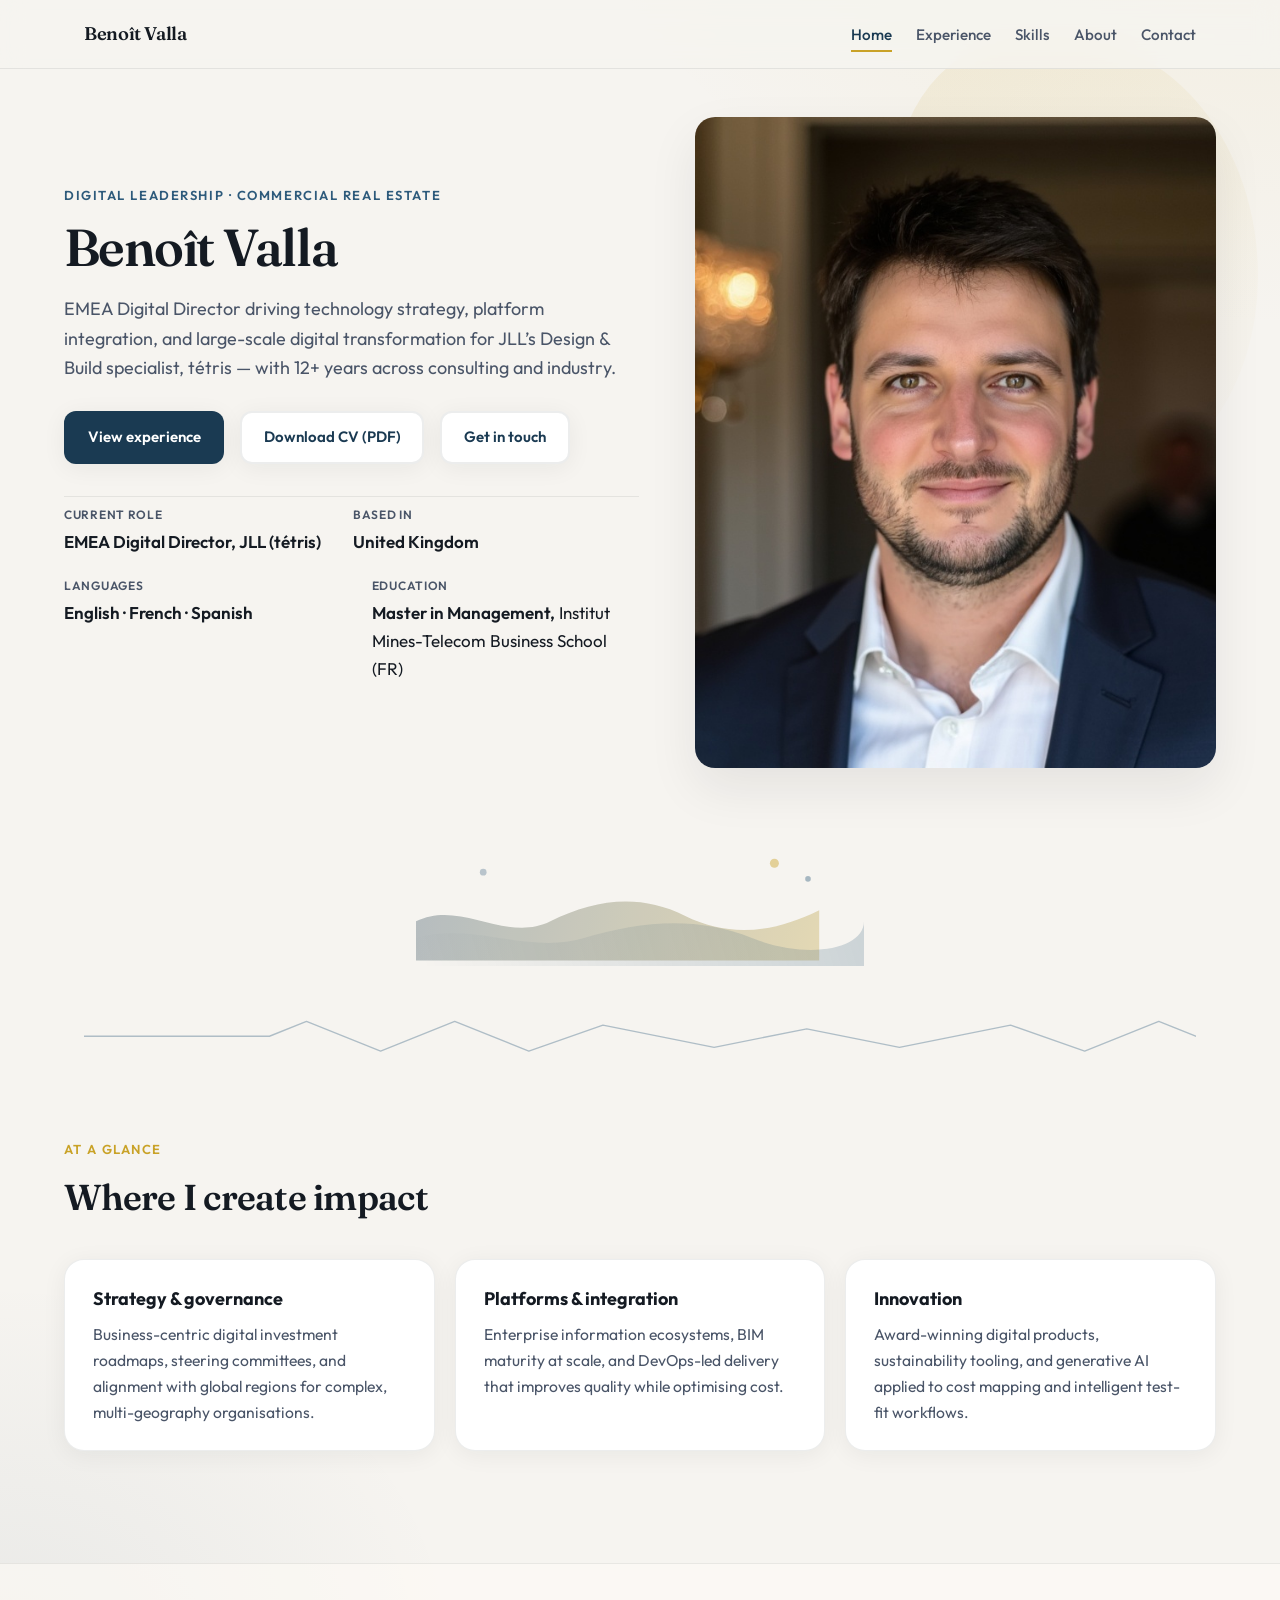
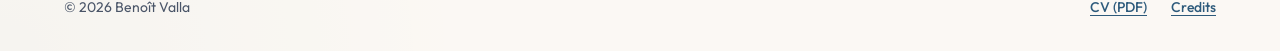
<file: index.html>
<!DOCTYPE html>
<html lang="en">
  <head>
    <meta charset="utf-8" />
    <meta name="viewport" content="width=device-width, initial-scale=1" />
    <title>Benoît Valla — EMEA Digital Director &amp; technology leader</title>
    <meta
      name="description"
      content="Senior digital transformation and technology leader. EMEA Digital Director at JLL (tétris). Strategy, BIM, GenAI, and enterprise programmes."
    />
    <link rel="preconnect" href="https://fonts.googleapis.com" />
    <link rel="preconnect" href="https://fonts.gstatic.com" crossorigin />
    <link
      href="https://fonts.googleapis.com/css2?family=Fraunces:opsz,wght@9..144,500;9..144,600&amp;family=Outfit:wght@400;500;600;700&amp;display=swap"
      rel="stylesheet"
    />
    <link rel="stylesheet" href="css/styles.css" />
  </head>
  <body>
    <a class="skip-link" href="#main">Skip to content</a>
    <header class="site-header">
      <div class="header-inner">
        <a class="logo" href="index.html">Benoît Valla</a>
        <button
          type="button"
          class="nav-toggle"
          aria-expanded="false"
          aria-controls="site-nav"
          aria-label="Open menu"
        >
          <span class="bar" aria-hidden="true"></span>
        </button>
        <nav id="site-nav" class="site-nav" aria-label="Primary">
          <ul>
            <li><a href="index.html" aria-current="page">Home</a></li>
            <li><a href="experience.html">Experience</a></li>
            <li><a href="skills.html">Skills</a></li>
            <li><a href="about.html">About</a></li>
            <li><a href="contact.html">Contact</a></li>
          </ul>
        </nav>
      </div>
    </header>

    <main id="main">
      <section class="hero wrap">
        <div class="hero-grid">
          <div>
            <p class="hero-eyebrow">Digital leadership · Commercial real estate</p>
            <h1>Benoît Valla</h1>
            <p class="hero-lead">
              EMEA Digital Director driving technology strategy, platform integration, and
              large-scale digital transformation for JLL&rsquo;s Design &amp; Build specialist,
              tétris — with 12+ years across consulting and industry.
            </p>
            <div class="hero-actions">
              <a class="btn btn-primary" href="experience.html">View experience</a>
              <a class="btn btn-secondary" href="assets/Benoit-Valla-CV.pdf" download
                >Download CV (PDF)</a
              >
              <a class="btn btn-secondary" href="contact.html">Get in touch</a>
            </div>
            <dl class="hero-meta">
              <div>
                <dt>Current role</dt>
                <dd>EMEA Digital Director, JLL (tétris)</dd>
              </div>
              <div>
                <dt>Based in</dt>
                <dd>United Kingdom</dd>
              </div>
              <div class="hero-meta-split">
                <div>
                  <dt>Languages</dt>
                  <dd>English · French · Spanish</dd>
                </div>
                <div>
                  <dt>Education</dt>
                  <dd>
                    Master in Management,<span class="hero-meta-school"> Institut Mines-Telecom Business School (FR)</span>
                  </dd>
                </div>
              </div>
            </dl>
          </div>
          <div class="hero-visual">
            <div class="hero-blob" aria-hidden="true"></div>
            <div class="hero-photo-frame">
              <img
                src="headshot_71.jpg"
                width="640"
                height="800"
                alt="Professional portrait of Benoît Valla in a navy blazer and white shirt."
              />
            </div>
          </div>
        </div>
      </section>

      <div class="section-illu wrap" aria-hidden="true">
        <img
          class="section-illu-img"
          src="assets/illustrations/wave-grid.svg"
          width="400"
          height="120"
          alt=""
        />
      </div>

      <div class="divider-illustration" aria-hidden="true">
        <svg viewBox="0 0 1200 48" fill="none" xmlns="http://www.w3.org/2000/svg">
          <path
            d="M0 24h200l40-16 80 32 80-32 80 32 80-28 120 24 100-20 100 20 120-24 80 28 80-32 80 32 80-32 40 16h200"
            stroke="currentColor"
            stroke-width="1.5"
            stroke-linecap="round"
            stroke-linejoin="round"
          />
        </svg>
      </div>

      <section class="section wrap" aria-labelledby="highlights-heading">
        <div class="section-header">
          <p class="section-kicker">At a glance</p>
          <h2 id="highlights-heading">Where I create impact</h2>
        </div>
        <div class="card-grid cols-3">
          <article class="card">
            <h3>Strategy &amp; governance</h3>
            <p>
              Business-centric digital investment roadmaps, steering committees, and alignment
              with global regions for complex, multi-geography organisations.
            </p>
          </article>
          <article class="card">
            <h3>Platforms &amp; integration</h3>
            <p>
              Enterprise information ecosystems, BIM maturity at scale, and DevOps-led delivery
              that improves quality while optimising cost.
            </p>
          </article>
          <article class="card">
            <h3>Innovation</h3>
            <p>
              Award-winning digital products, sustainability tooling, and generative AI applied to
              cost mapping and intelligent test-fit workflows.
            </p>
          </article>
        </div>
      </section>
    </main>

    <footer class="site-footer">
      <div class="footer-inner">
        <span>&copy; <span id="y"></span> Benoît Valla</span>
        <nav class="footer-links" aria-label="Footer">
          <a href="assets/Benoit-Valla-CV.pdf" download>CV (PDF)</a>
          <a href="credits.html">Credits</a>
        </nav>
      </div>
    </footer>
    <script>
      document.getElementById("y").textContent = new Date().getFullYear();
    </script>
    <script src="js/main.js"></script>
  </body>
</html>
</file>
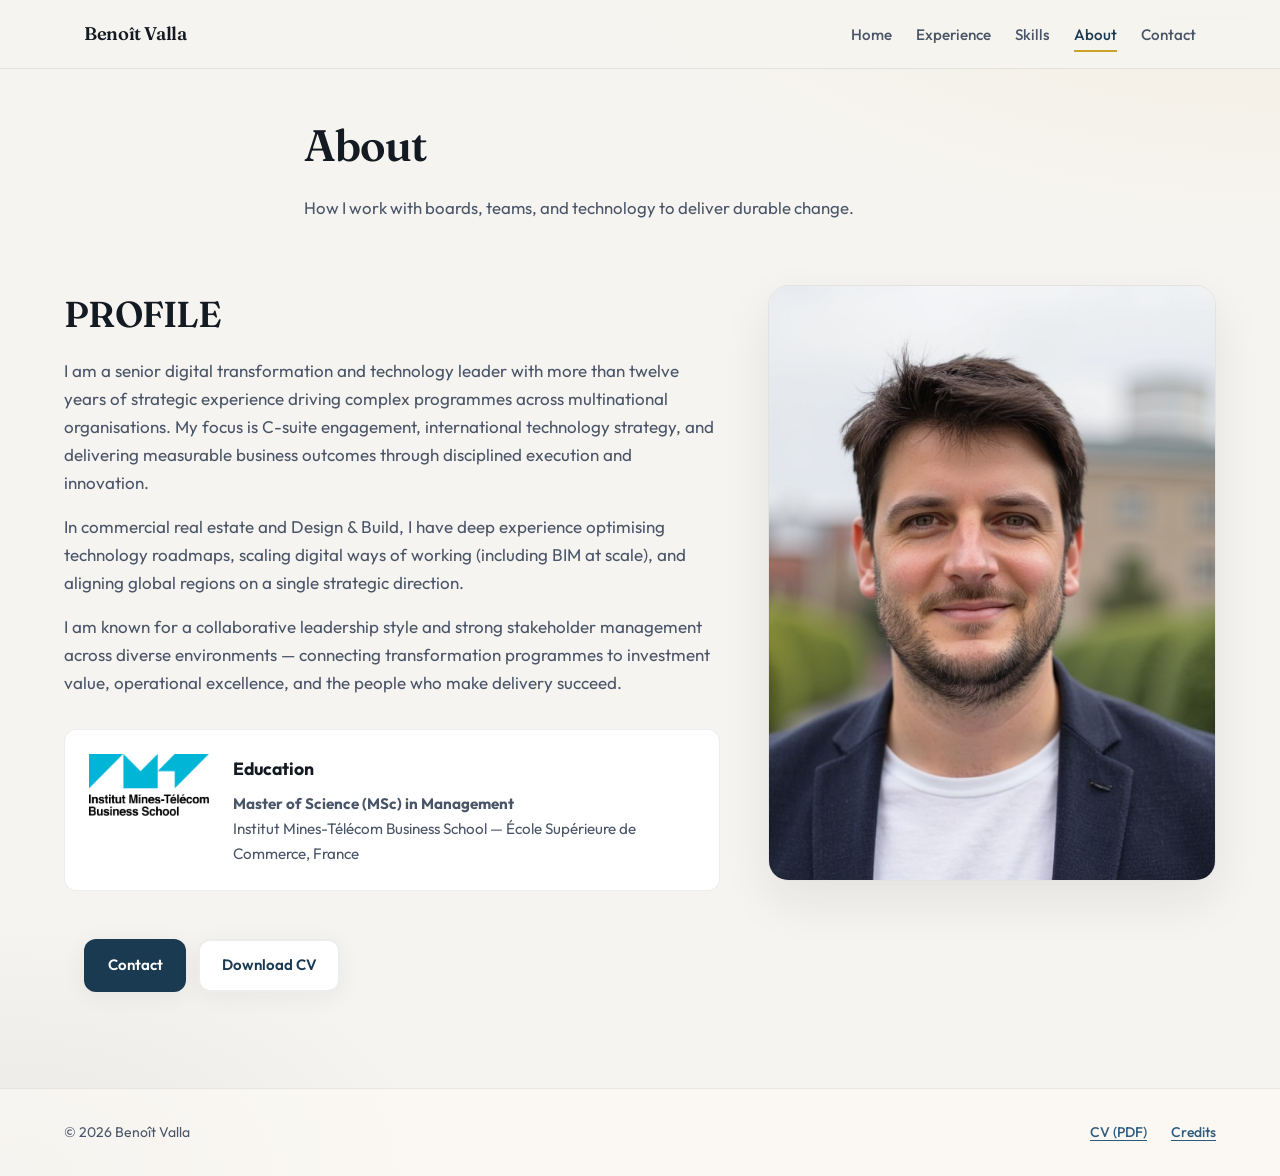
<file: about.html>
<!DOCTYPE html>
<html lang="en">
  <head>
    <meta charset="utf-8" />
    <meta name="viewport" content="width=device-width, initial-scale=1" />
    <title>About — Benoît Valla</title>
    <meta
      name="description"
      content="Personal profile: digital transformation leader with 12+ years in multinational organisations, C-suite engagement, and commercial real estate technology."
    />
    <link rel="preconnect" href="https://fonts.googleapis.com" />
    <link rel="preconnect" href="https://fonts.gstatic.com" crossorigin />
    <link
      href="https://fonts.googleapis.com/css2?family=Fraunces:opsz,wght@9..144,500;9..144,600&amp;family=Outfit:wght@400;500;600;700&amp;display=swap"
      rel="stylesheet"
    />
    <link rel="stylesheet" href="css/styles.css" />
  </head>
  <body>
    <a class="skip-link" href="#main">Skip to content</a>
    <header class="site-header">
      <div class="header-inner">
        <a class="logo" href="index.html">Benoît Valla</a>
        <button
          type="button"
          class="nav-toggle"
          aria-expanded="false"
          aria-controls="site-nav"
          aria-label="Open menu"
        >
          <span class="bar" aria-hidden="true"></span>
        </button>
        <nav id="site-nav" class="site-nav" aria-label="Primary">
          <ul>
            <li><a href="index.html">Home</a></li>
            <li><a href="experience.html">Experience</a></li>
            <li><a href="skills.html">Skills</a></li>
            <li><a href="about.html" aria-current="page">About</a></li>
            <li><a href="contact.html">Contact</a></li>
          </ul>
        </nav>
      </div>
    </header>

    <main id="main">
      <div class="wrap page-intro">
        <h1>About</h1>
        <p>How I work with boards, teams, and technology to deliver durable change.</p>
      </div>

      <section class="section wrap">
        <div class="about-split">
          <div class="about-prose">
            <h2 class="section-kicker" style="margin-bottom: 0.75rem">Profile</h2>
            <p>
              I am a senior digital transformation and technology leader with more than twelve
              years of strategic experience driving complex programmes across multinational
              organisations. My focus is C-suite engagement, international technology strategy, and
              delivering measurable business outcomes through disciplined execution and innovation.
            </p>
            <p>
              In commercial real estate and Design &amp; Build, I have deep experience optimising
              technology roadmaps, scaling digital ways of working (including BIM at scale), and
              aligning global regions on a single strategic direction.
            </p>
            <p>
              I am known for a collaborative leadership style and strong stakeholder management
              across diverse environments — connecting transformation programmes to investment
              value, operational excellence, and the people who make delivery succeed.
            </p>

            <div class="edu-card">
              <div class="edu-card-inner">
                <img
                  class="edu-logo"
                  src="assets/logos/imt-business-school.png"
                  width="140"
                  height="80"
                  alt="IMT Business School logo"
                />
                <div class="edu-card-body">
                  <h3>Education</h3>
                  <p>
                    <strong>Master of Science (MSc) in Management</strong
                    ><br />
                    Institut Mines-Télécom Business School — École Supérieure de Commerce, France
                  </p>
                </div>
              </div>
            </div>
          </div>
          <div class="about-photo">
            <img
              src="headshot_20.jpg"
              width="560"
              height="720"
              alt="Benoît Valla, professional portrait for the about page."
            />
          </div>
        </div>
      </section>

      <div class="wrap" style="padding-bottom: 2rem">
        <a class="btn btn-primary" href="contact.html">Contact</a>
        <a class="btn btn-secondary" href="assets/Benoit-Valla-CV.pdf" download style="margin-left: 0.5rem"
          >Download CV</a
        >
      </div>
    </main>

    <footer class="site-footer">
      <div class="footer-inner">
        <span>&copy; <span id="y"></span> Benoît Valla</span>
        <nav class="footer-links" aria-label="Footer">
          <a href="assets/Benoit-Valla-CV.pdf" download>CV (PDF)</a>
          <a href="credits.html">Credits</a>
        </nav>
      </div>
    </footer>
    <script>
      document.getElementById("y").textContent = new Date().getFullYear();
    </script>
    <script src="js/main.js"></script>
  </body>
</html>
</file>
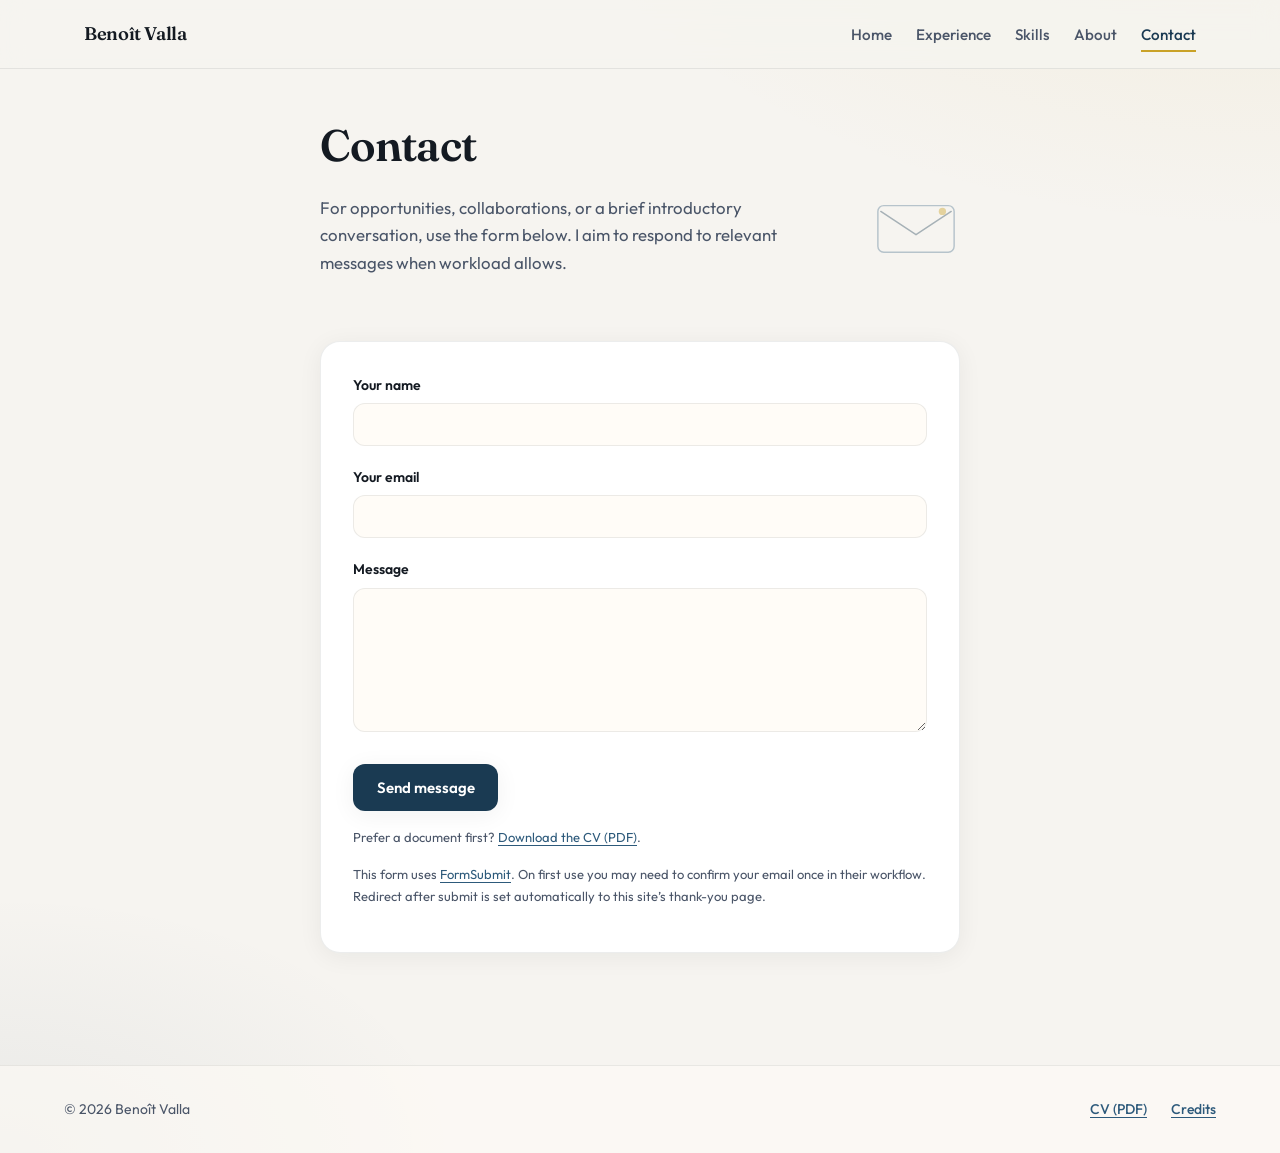
<file: contact.html>
<!DOCTYPE html>
<html lang="en">
  <head>
    <meta charset="utf-8" />
    <meta name="viewport" content="width=device-width, initial-scale=1" />
    <title>Contact — Benoît Valla</title>
    <meta name="description" content="Send a message to Benoît Valla — enquiries about opportunities, collaborations, or speaking." />
    <link rel="preconnect" href="https://fonts.googleapis.com" />
    <link rel="preconnect" href="https://fonts.gstatic.com" crossorigin />
    <link
      href="https://fonts.googleapis.com/css2?family=Fraunces:opsz,wght@9..144,500;9..144,600&amp;family=Outfit:wght@400;500;600;700&amp;display=swap"
      rel="stylesheet"
    />
    <link rel="stylesheet" href="css/styles.css" />
  </head>
  <body>
    <a class="skip-link" href="#main">Skip to content</a>
    <header class="site-header">
      <div class="header-inner">
        <a class="logo" href="index.html">Benoît Valla</a>
        <button
          type="button"
          class="nav-toggle"
          aria-expanded="false"
          aria-controls="site-nav"
          aria-label="Open menu"
        >
          <span class="bar" aria-hidden="true"></span>
        </button>
        <nav id="site-nav" class="site-nav" aria-label="Primary">
          <ul>
            <li><a href="index.html">Home</a></li>
            <li><a href="experience.html">Experience</a></li>
            <li><a href="skills.html">Skills</a></li>
            <li><a href="about.html">About</a></li>
            <li><a href="contact.html" aria-current="page">Contact</a></li>
          </ul>
        </nav>
      </div>
    </header>

    <main id="main">
      <div class="wrap page-intro page-intro--contact">
        <h1>Contact</h1>
        <div class="page-intro-contact-row">
          <p>
            For opportunities, collaborations, or a brief introductory conversation, use the form
            below. I aim to respond to relevant messages when workload allows.
          </p>
          <div class="page-intro-visual" aria-hidden="true">
            <img src="assets/illustrations/contact-mail.svg" width="120" height="88" alt="" />
          </div>
        </div>
      </div>

      <section class="section wrap">
        <div class="contact-layout contact-layout--single">
          <div class="form-card form-card--wide">
            <form
              action="https://formsubmit.co/benoitvalla90@gmail.com"
              method="post"
              novalidate
            >
              <input type="hidden" name="_subject" value="Message from benoitvalla.com" />
              <input type="text" name="_gotcha" class="form-honey" tabindex="-1" autocomplete="off" aria-hidden="true" />
              <input type="hidden" name="_next" id="form-next" value="" />

              <div class="form-group">
                <label for="name">Your name</label>
                <input id="name" name="name" type="text" required autocomplete="name" />
              </div>
              <div class="form-group">
                <label for="email">Your email</label>
                <input id="email" name="email" type="email" required autocomplete="email" />
              </div>
              <div class="form-group">
                <label for="message">Message</label>
                <textarea id="message" name="message" required></textarea>
              </div>
              <div class="form-actions">
                <button class="btn btn-primary" type="submit">Send message</button>
              </div>
              <p class="form-note">
                Prefer a document first?
                <a href="assets/Benoit-Valla-CV.pdf" download>Download the CV (PDF)</a>.
              </p>
              <p class="form-note">
                This form uses <a href="https://formsubmit.co" rel="noopener noreferrer">FormSubmit</a>.
                On first use you may need to confirm your email once in their workflow. Redirect
                after submit is set automatically to this site&rsquo;s thank-you page.
              </p>
            </form>
          </div>
        </div>
      </section>
    </main>

    <footer class="site-footer">
      <div class="footer-inner">
        <span>&copy; <span id="y"></span> Benoît Valla</span>
        <nav class="footer-links" aria-label="Footer">
          <a href="assets/Benoit-Valla-CV.pdf" download>CV (PDF)</a>
          <a href="credits.html">Credits</a>
        </nav>
      </div>
    </footer>
    <script>
      document.getElementById("y").textContent = new Date().getFullYear();
    </script>
    <script src="js/main.js"></script>
  </body>
</html>
</file>
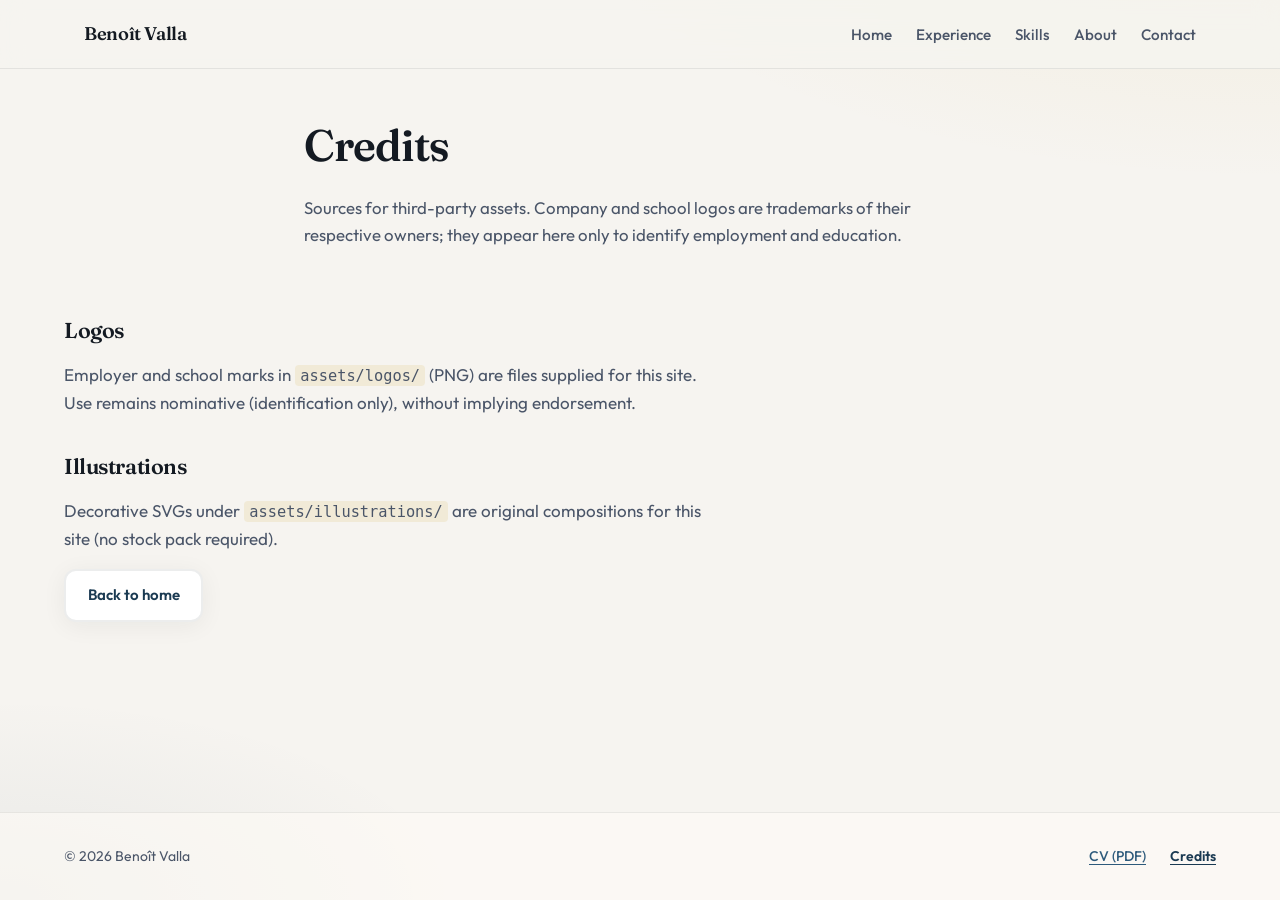
<file: credits.html>
<!DOCTYPE html>
<html lang="en">
  <head>
    <meta charset="utf-8" />
    <meta name="viewport" content="width=device-width, initial-scale=1" />
    <title>Credits — Benoît Valla</title>
    <meta name="description" content="Attribution for icons and graphics used on this site." />
    <link rel="preconnect" href="https://fonts.googleapis.com" />
    <link rel="preconnect" href="https://fonts.gstatic.com" crossorigin />
    <link
      href="https://fonts.googleapis.com/css2?family=Fraunces:opsz,wght@9..144,500;9..144,600&amp;family=Outfit:wght@400;500;600;700&amp;display=swap"
      rel="stylesheet"
    />
    <link rel="stylesheet" href="css/styles.css" />
  </head>
  <body>
    <a class="skip-link" href="#main">Skip to content</a>
    <header class="site-header">
      <div class="header-inner">
        <a class="logo" href="index.html">Benoît Valla</a>
        <button
          type="button"
          class="nav-toggle"
          aria-expanded="false"
          aria-controls="site-nav"
          aria-label="Open menu"
        >
          <span class="bar" aria-hidden="true"></span>
        </button>
        <nav id="site-nav" class="site-nav" aria-label="Primary">
          <ul>
            <li><a href="index.html">Home</a></li>
            <li><a href="experience.html">Experience</a></li>
            <li><a href="skills.html">Skills</a></li>
            <li><a href="about.html">About</a></li>
            <li><a href="contact.html">Contact</a></li>
          </ul>
        </nav>
      </div>
    </header>

    <main id="main">
      <div class="wrap page-intro">
        <h1>Credits</h1>
        <p>
          Sources for third-party assets. Company and school logos are trademarks of their
          respective owners; they appear here only to identify employment and education.
        </p>
      </div>
      <section class="section wrap credits-prose">
        <h2>Logos</h2>
        <p>
          Employer and school marks in <code>assets/logos/</code> (PNG) are files supplied for this
          site. Use remains nominative (identification only), without implying endorsement.
        </p>
        <h2>Illustrations</h2>
        <p>
          Decorative SVGs under <code>assets/illustrations/</code> are original compositions for
          this site (no stock pack required).
        </p>
        <p><a class="btn btn-secondary" href="index.html">Back to home</a></p>
      </section>
    </main>

    <footer class="site-footer">
      <div class="footer-inner">
        <span>&copy; <span id="y"></span> Benoît Valla</span>
        <nav class="footer-links" aria-label="Footer">
          <a href="assets/Benoit-Valla-CV.pdf" download>CV (PDF)</a>
          <a href="credits.html" aria-current="page">Credits</a>
        </nav>
      </div>
    </footer>
    <script>
      document.getElementById("y").textContent = new Date().getFullYear();
    </script>
    <script src="js/main.js"></script>
  </body>
</html>
</file>
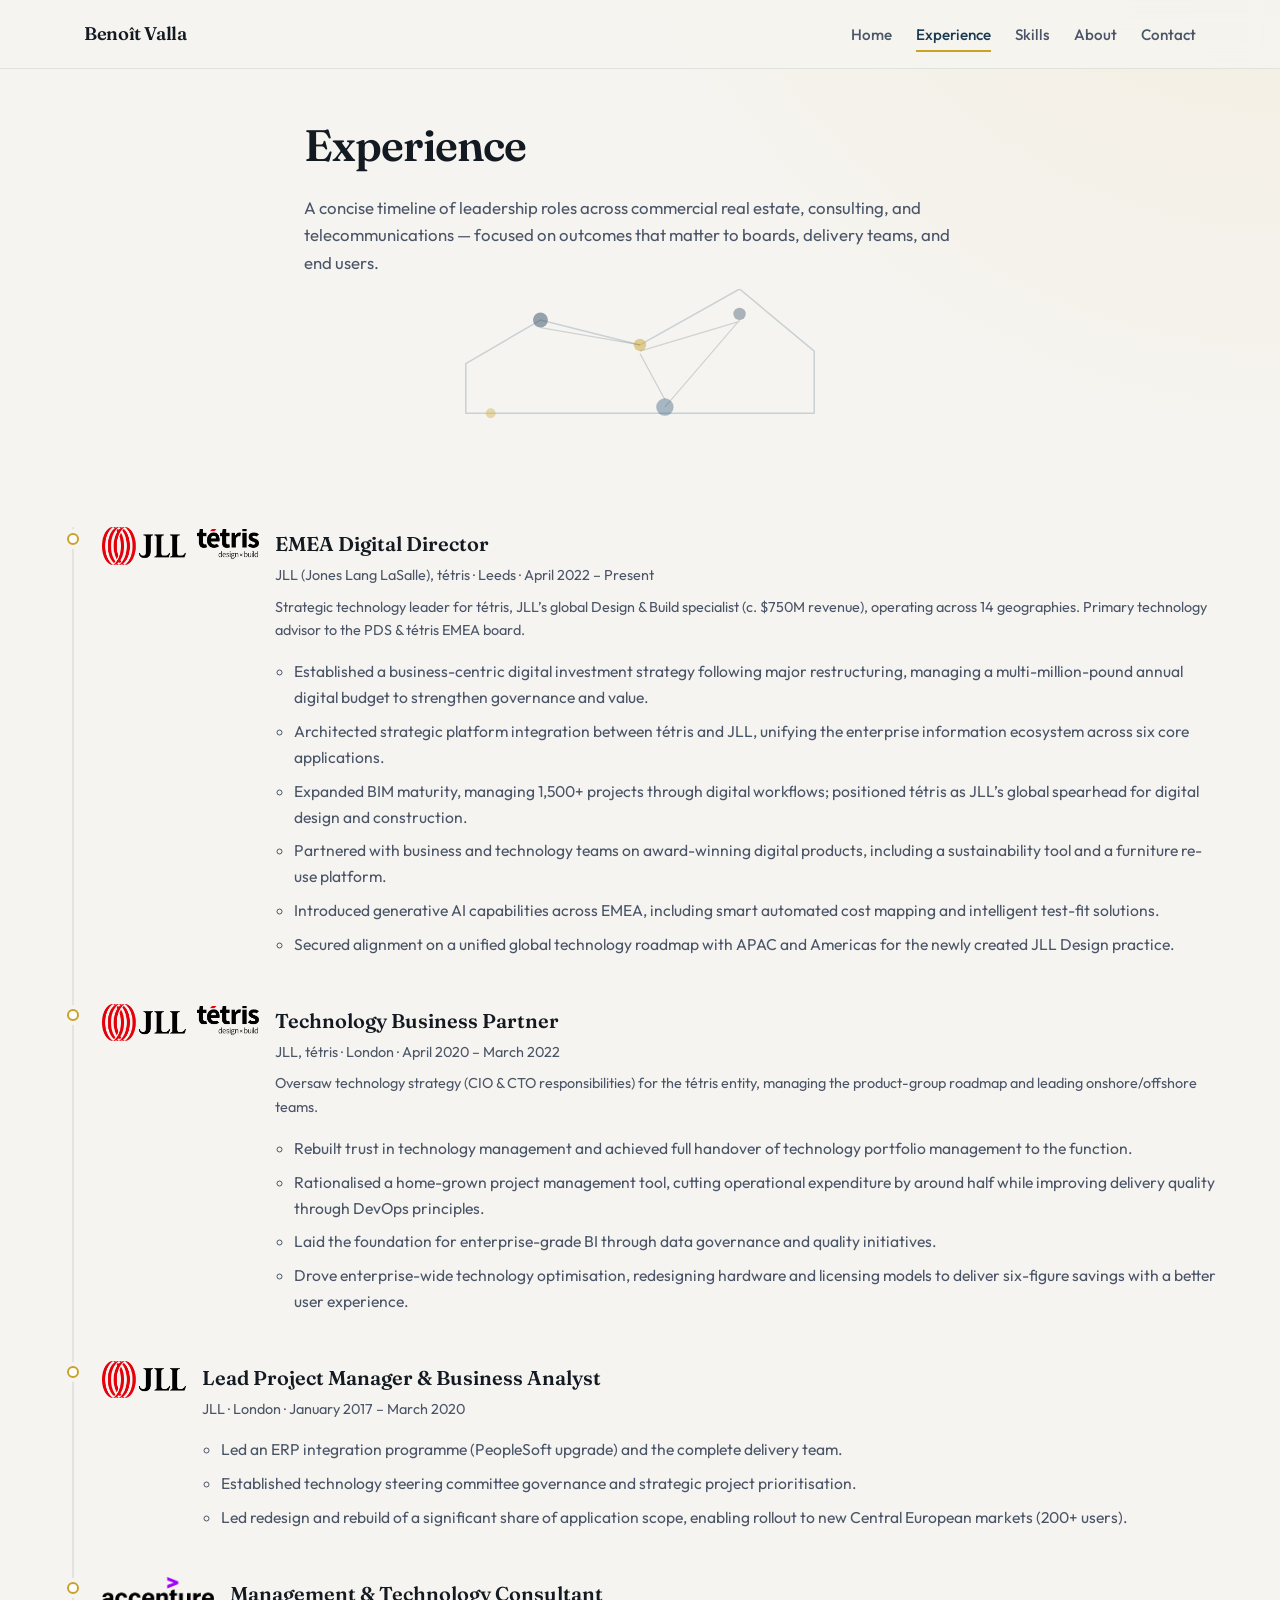
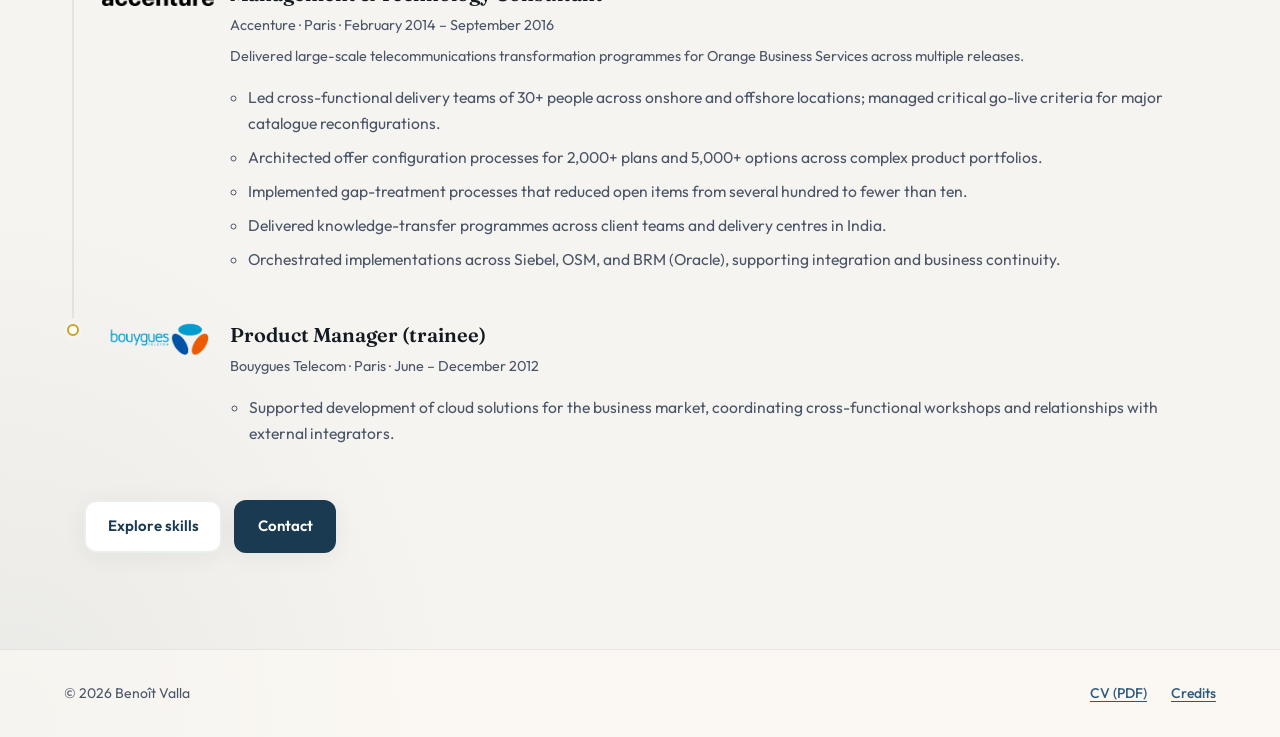
<file: experience.html>
<!DOCTYPE html>
<html lang="en">
  <head>
    <meta charset="utf-8" />
    <meta name="viewport" content="width=device-width, initial-scale=1" />
    <title>Experience — Benoît Valla</title>
    <meta
      name="description"
      content="Employment history: JLL tétris, Accenture, Bouygues Telecom. Digital director, technology business partner, consultant."
    />
    <link rel="preconnect" href="https://fonts.googleapis.com" />
    <link rel="preconnect" href="https://fonts.gstatic.com" crossorigin />
    <link
      href="https://fonts.googleapis.com/css2?family=Fraunces:opsz,wght@9..144,500;9..144,600&amp;family=Outfit:wght@400;500;600;700&amp;display=swap"
      rel="stylesheet"
    />
    <link rel="stylesheet" href="css/styles.css" />
  </head>
  <body>
    <a class="skip-link" href="#main">Skip to content</a>
    <header class="site-header">
      <div class="header-inner">
        <a class="logo" href="index.html">Benoît Valla</a>
        <button
          type="button"
          class="nav-toggle"
          aria-expanded="false"
          aria-controls="site-nav"
          aria-label="Open menu"
        >
          <span class="bar" aria-hidden="true"></span>
        </button>
        <nav id="site-nav" class="site-nav" aria-label="Primary">
          <ul>
            <li><a href="index.html">Home</a></li>
            <li><a href="experience.html" aria-current="page">Experience</a></li>
            <li><a href="skills.html">Skills</a></li>
            <li><a href="about.html">About</a></li>
            <li><a href="contact.html">Contact</a></li>
          </ul>
        </nav>
      </div>
    </header>

    <main id="main">
      <div class="wrap page-intro">
        <h1>Experience</h1>
        <p>
          A concise timeline of leadership roles across commercial real estate, consulting, and
          telecommunications — focused on outcomes that matter to boards, delivery teams, and
          end users.
        </p>
      </div>

      <div class="section-illu wrap section-illu--experience" aria-hidden="true">
        <img
          class="section-illu-img"
          src="assets/illustrations/network-nodes.svg"
          width="360"
          height="140"
          alt=""
        />
      </div>

      <section class="section wrap" aria-labelledby="timeline-heading">
        <h2 id="timeline-heading" class="visually-hidden">Career timeline</h2>
        <ol class="timeline">
          <li class="timeline-item">
            <div class="timeline-head">
              <div class="timeline-logos">
                <img
                  class="timeline-logo timeline-logo--raster"
                  src="assets/logos/jll.png"
                  width="120"
                  height="40"
                  alt="JLL"
                />
                <img
                  class="timeline-logo timeline-logo--raster timeline-logo--tetris"
                  src="assets/logos/tetris.png"
                  width="160"
                  height="40"
                  alt="tétris"
                />
              </div>
              <div class="timeline-body">
            <h3 class="timeline-role">EMEA Digital Director</h3>
            <p class="timeline-meta">JLL (Jones Lang LaSalle), tétris · Leeds · April 2022 – Present</p>
            <p class="timeline-meta" style="margin-top: -0.5rem; margin-bottom: 1rem">
              Strategic technology leader for tétris, JLL&rsquo;s global Design &amp; Build
              specialist (c. $750M revenue), operating across 14 geographies. Primary technology
              advisor to the PDS &amp; tétris EMEA board.
            </p>
            <ul class="timeline-bullets">
              <li>
                Established a business-centric digital investment strategy following major
                restructuring, managing a multi-million-pound annual digital budget to strengthen
                governance and value.
              </li>
              <li>
                Architected strategic platform integration between tétris and JLL, unifying the
                enterprise information ecosystem across six core applications.
              </li>
              <li>
                Expanded BIM maturity, managing 1,500+ projects through digital workflows;
                positioned tétris as JLL&rsquo;s global spearhead for digital design and
                construction.
              </li>
              <li>
                Partnered with business and technology teams on award-winning digital products,
                including a sustainability tool and a furniture re-use platform.
              </li>
              <li>
                Introduced generative AI capabilities across EMEA, including smart automated cost
                mapping and intelligent test-fit solutions.
              </li>
              <li>
                Secured alignment on a unified global technology roadmap with APAC and Americas for
                the newly created JLL Design practice.
              </li>
            </ul>
              </div>
            </div>
          </li>

          <li class="timeline-item">
            <div class="timeline-head">
              <div class="timeline-logos">
                <img
                  class="timeline-logo timeline-logo--raster"
                  src="assets/logos/jll.png"
                  width="120"
                  height="40"
                  alt="JLL"
                />
                <img
                  class="timeline-logo timeline-logo--raster timeline-logo--tetris"
                  src="assets/logos/tetris.png"
                  width="160"
                  height="40"
                  alt="tétris"
                />
              </div>
              <div class="timeline-body">
            <h3 class="timeline-role">Technology Business Partner</h3>
            <p class="timeline-meta">JLL, tétris · London · April 2020 – March 2022</p>
            <p class="timeline-meta" style="margin-top: -0.5rem; margin-bottom: 1rem">
              Oversaw technology strategy (CIO &amp; CTO responsibilities) for the tétris entity,
              managing the product-group roadmap and leading onshore/offshore teams.
            </p>
            <ul class="timeline-bullets">
              <li>
                Rebuilt trust in technology management and achieved full handover of technology
                portfolio management to the function.
              </li>
              <li>
                Rationalised a home-grown project management tool, cutting operational expenditure
                by around half while improving delivery quality through DevOps principles.
              </li>
              <li>
                Laid the foundation for enterprise-grade BI through data governance and quality
                initiatives.
              </li>
              <li>
                Drove enterprise-wide technology optimisation, redesigning hardware and licensing
                models to deliver six-figure savings with a better user experience.
              </li>
            </ul>
              </div>
            </div>
          </li>

          <li class="timeline-item">
            <div class="timeline-head">
              <img
                class="timeline-logo timeline-logo--raster"
                src="assets/logos/jll.png"
                width="120"
                height="40"
                alt="JLL"
              />
              <div class="timeline-body">
            <h3 class="timeline-role">Lead Project Manager &amp; Business Analyst</h3>
            <p class="timeline-meta">JLL · London · January 2017 – March 2020</p>
            <ul class="timeline-bullets">
              <li>Led an ERP integration programme (PeopleSoft upgrade) and the complete delivery team.</li>
              <li>
                Established technology steering committee governance and strategic project
                prioritisation.
              </li>
              <li>
                Led redesign and rebuild of a significant share of application scope, enabling
                rollout to new Central European markets (200+ users).
              </li>
            </ul>
              </div>
            </div>
          </li>

          <li class="timeline-item">
            <div class="timeline-head">
              <img
                class="timeline-logo timeline-logo--raster timeline-logo--accenture"
                src="assets/logos/accenture.png"
                width="100"
                height="36"
                alt="Accenture"
              />
              <div class="timeline-body">
            <h3 class="timeline-role">Management &amp; Technology Consultant</h3>
            <p class="timeline-meta">Accenture · Paris · February 2014 – September 2016</p>
            <p class="timeline-meta" style="margin-top: -0.5rem; margin-bottom: 1rem">
              Delivered large-scale telecommunications transformation programmes for Orange Business
              Services across multiple releases.
            </p>
            <ul class="timeline-bullets">
              <li>
                Led cross-functional delivery teams of 30+ people across onshore and offshore
                locations; managed critical go-live criteria for major catalogue reconfigurations.
              </li>
              <li>
                Architected offer configuration processes for 2,000+ plans and 5,000+ options across
                complex product portfolios.
              </li>
              <li>
                Implemented gap-treatment processes that reduced open items from several hundred to
                fewer than ten.
              </li>
              <li>
                Delivered knowledge-transfer programmes across client teams and delivery centres in
                India.
              </li>
              <li>
                Orchestrated implementations across Siebel, OSM, and BRM (Oracle), supporting
                integration and business continuity.
              </li>
            </ul>
              </div>
            </div>
          </li>

          <li class="timeline-item">
            <div class="timeline-head">
              <img
                class="timeline-logo timeline-logo--raster timeline-logo--bouygues"
                src="assets/logos/bouygues.png"
                width="200"
                height="48"
                alt="Bouygues Telecom"
              />
              <div class="timeline-body">
            <h3 class="timeline-role">Product Manager (trainee)</h3>
            <p class="timeline-meta">Bouygues Telecom · Paris · June – December 2012</p>
            <ul class="timeline-bullets">
              <li>
                Supported development of cloud solutions for the business market, coordinating
                cross-functional workshops and relationships with external integrators.
              </li>
            </ul>
              </div>
            </div>
          </li>
        </ol>
      </section>

      <div class="wrap" style="padding-bottom: 2rem">
        <a class="btn btn-secondary" href="skills.html">Explore skills</a>
        <a class="btn btn-primary" href="contact.html" style="margin-left: 0.5rem">Contact</a>
      </div>
    </main>

    <footer class="site-footer">
      <div class="footer-inner">
        <span>&copy; <span id="y"></span> Benoît Valla</span>
        <nav class="footer-links" aria-label="Footer">
          <a href="assets/Benoit-Valla-CV.pdf" download>CV (PDF)</a>
          <a href="credits.html">Credits</a>
        </nav>
      </div>
    </footer>
    <script>
      document.getElementById("y").textContent = new Date().getFullYear();
    </script>
    <script src="js/main.js"></script>
  </body>
</html>
</file>
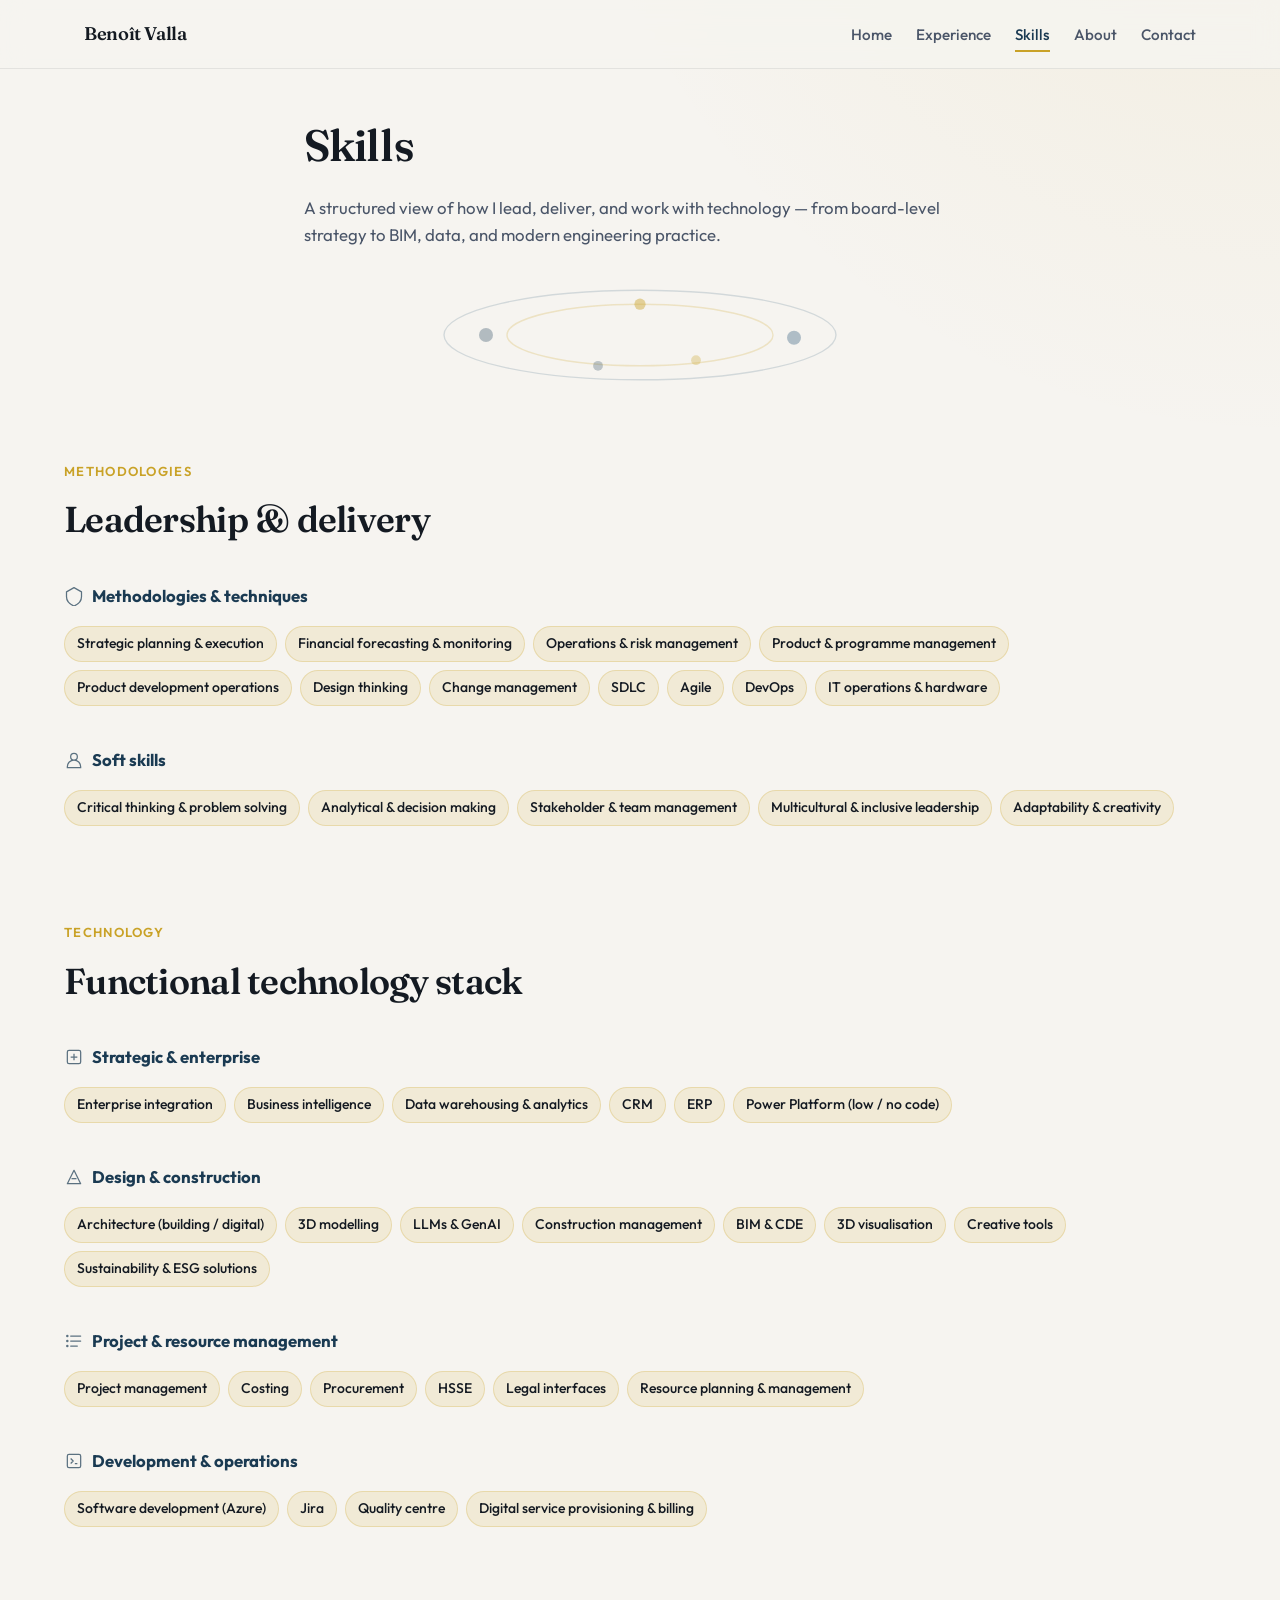
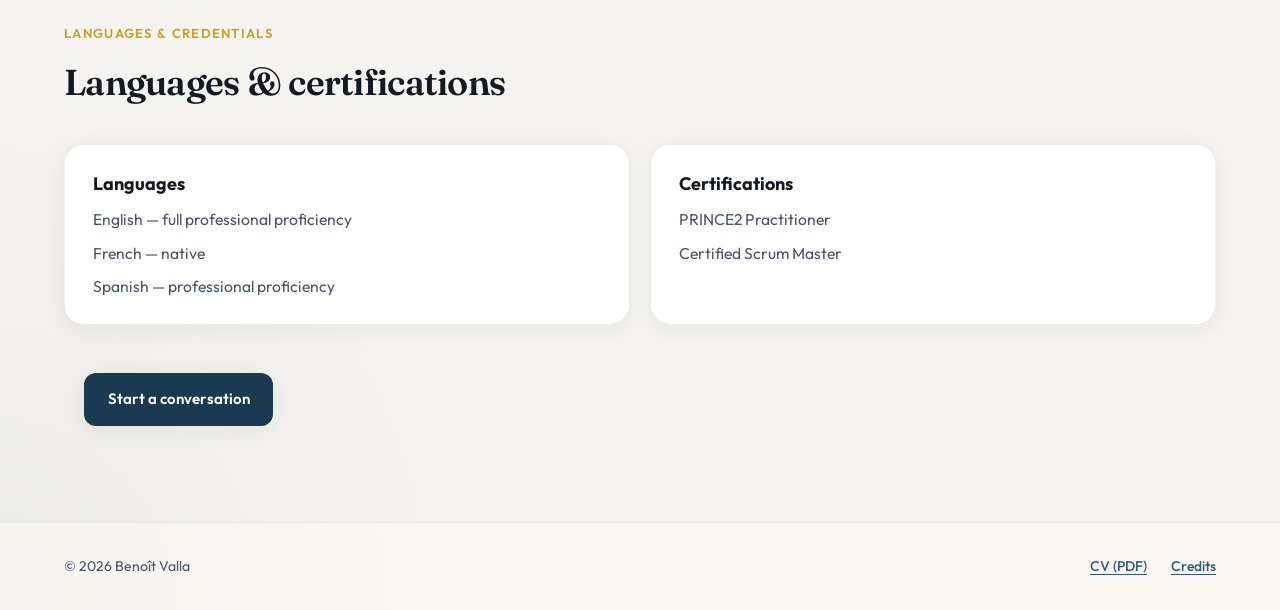
<file: skills.html>
<!DOCTYPE html>
<html lang="en">
  <head>
    <meta charset="utf-8" />
    <meta name="viewport" content="width=device-width, initial-scale=1" />
    <title>Skills — Benoît Valla</title>
    <meta
      name="description"
      content="Skills in strategy, transformation, delivery, enterprise technology, design & construction, languages, and certifications."
    />
    <link rel="preconnect" href="https://fonts.googleapis.com" />
    <link rel="preconnect" href="https://fonts.gstatic.com" crossorigin />
    <link
      href="https://fonts.googleapis.com/css2?family=Fraunces:opsz,wght@9..144,500;9..144,600&amp;family=Outfit:wght@400;500;600;700&amp;display=swap"
      rel="stylesheet"
    />
    <link rel="stylesheet" href="css/styles.css" />
  </head>
  <body>
    <a class="skip-link" href="#main">Skip to content</a>
    <header class="site-header">
      <div class="header-inner">
        <a class="logo" href="index.html">Benoît Valla</a>
        <button
          type="button"
          class="nav-toggle"
          aria-expanded="false"
          aria-controls="site-nav"
          aria-label="Open menu"
        >
          <span class="bar" aria-hidden="true"></span>
        </button>
        <nav id="site-nav" class="site-nav" aria-label="Primary">
          <ul>
            <li><a href="index.html">Home</a></li>
            <li><a href="experience.html">Experience</a></li>
            <li><a href="skills.html" aria-current="page">Skills</a></li>
            <li><a href="about.html">About</a></li>
            <li><a href="contact.html">Contact</a></li>
          </ul>
        </nav>
      </div>
    </header>

    <main id="main">
      <div class="wrap page-intro">
        <h1>Skills</h1>
        <p>
          A structured view of how I lead, deliver, and work with technology — from board-level
          strategy to BIM, data, and modern engineering practice.
        </p>
      </div>

      <div class="section-illu wrap section-illu--skills" aria-hidden="true">
        <img
          class="section-illu-img"
          src="assets/illustrations/skill-orbit.svg"
          width="320"
          height="100"
          alt=""
        />
      </div>

      <section class="section wrap" aria-labelledby="methods-heading">
        <div class="section-header">
          <p class="section-kicker">Methodologies</p>
          <h2 id="methods-heading">Leadership &amp; delivery</h2>
        </div>

        <div class="skills-block">
          <h3>
            <svg width="20" height="20" viewBox="0 0 24 24" fill="none" aria-hidden="true">
              <path
                d="M12 2L3 7v6c0 5 4 9 9 11 5-2 9-6 9-11V7l-9-5z"
                stroke="currentColor"
                stroke-width="1.5"
                stroke-linejoin="round"
              />
            </svg>
            Methodologies &amp; techniques
          </h3>
          <div class="tag-list">
            <span class="tag">Strategic planning &amp; execution</span>
            <span class="tag">Financial forecasting &amp; monitoring</span>
            <span class="tag">Operations &amp; risk management</span>
            <span class="tag">Product &amp; programme management</span>
            <span class="tag">Product development operations</span>
            <span class="tag">Design thinking</span>
            <span class="tag">Change management</span>
            <span class="tag">SDLC</span>
            <span class="tag">Agile</span>
            <span class="tag">DevOps</span>
            <span class="tag">IT operations &amp; hardware</span>
          </div>
        </div>

        <div class="skills-block">
          <h3>
            <svg width="20" height="20" viewBox="0 0 24 24" fill="none" aria-hidden="true">
              <path
                d="M12 12a4 4 0 100-8 4 4 0 000 8zm-8 8a8 8 0 0116 0v1H4v-1z"
                stroke="currentColor"
                stroke-width="1.5"
              />
            </svg>
            Soft skills
          </h3>
          <div class="tag-list">
            <span class="tag">Critical thinking &amp; problem solving</span>
            <span class="tag">Analytical &amp; decision making</span>
            <span class="tag">Stakeholder &amp; team management</span>
            <span class="tag">Multicultural &amp; inclusive leadership</span>
            <span class="tag">Adaptability &amp; creativity</span>
          </div>
        </div>
      </section>

      <section class="section wrap" aria-labelledby="stack-heading">
        <div class="section-header">
          <p class="section-kicker">Technology</p>
          <h2 id="stack-heading">Functional technology stack</h2>
        </div>

        <div class="skills-block">
          <h3>
            <svg width="20" height="20" viewBox="0 0 24 24" fill="none" aria-hidden="true">
              <rect
                x="4"
                y="4"
                width="16"
                height="16"
                rx="2"
                stroke="currentColor"
                stroke-width="1.5"
              />
              <path d="M8 12h8M12 8v8" stroke="currentColor" stroke-width="1.5" />
            </svg>
            Strategic &amp; enterprise
          </h3>
          <div class="tag-list">
            <span class="tag">Enterprise integration</span>
            <span class="tag">Business intelligence</span>
            <span class="tag">Data warehousing &amp; analytics</span>
            <span class="tag">CRM</span>
            <span class="tag">ERP</span>
            <span class="tag">Power Platform (low / no code)</span>
          </div>
        </div>

        <div class="skills-block">
          <h3>
            <svg width="20" height="20" viewBox="0 0 24 24" fill="none" aria-hidden="true">
              <path
                d="M4 20L12 4l8 16H4z"
                stroke="currentColor"
                stroke-width="1.5"
                stroke-linejoin="round"
              />
              <path d="M9 14h6" stroke="currentColor" stroke-width="1.5" />
            </svg>
            Design &amp; construction
          </h3>
          <div class="tag-list">
            <span class="tag">Architecture (building / digital)</span>
            <span class="tag">3D modelling</span>
            <span class="tag">LLMs &amp; GenAI</span>
            <span class="tag">Construction management</span>
            <span class="tag">BIM &amp; CDE</span>
            <span class="tag">3D visualisation</span>
            <span class="tag">Creative tools</span>
            <span class="tag">Sustainability &amp; ESG solutions</span>
          </div>
        </div>

        <div class="skills-block">
          <h3>
            <svg width="20" height="20" viewBox="0 0 24 24" fill="none" aria-hidden="true">
              <path
                d="M8 6h12M8 12h12M8 18h8"
                stroke="currentColor"
                stroke-width="1.5"
                stroke-linecap="round"
              />
              <circle cx="4" cy="6" r="1.5" fill="currentColor" />
              <circle cx="4" cy="12" r="1.5" fill="currentColor" />
              <circle cx="4" cy="18" r="1.5" fill="currentColor" />
            </svg>
            Project &amp; resource management
          </h3>
          <div class="tag-list">
            <span class="tag">Project management</span>
            <span class="tag">Costing</span>
            <span class="tag">Procurement</span>
            <span class="tag">HSSE</span>
            <span class="tag">Legal interfaces</span>
            <span class="tag">Resource planning &amp; management</span>
          </div>
        </div>

        <div class="skills-block">
          <h3>
            <svg width="20" height="20" viewBox="0 0 24 24" fill="none" aria-hidden="true">
              <path
                d="M8 9l3 3-3 3M13 15h3M6 4h12a2 2 0 012 2v12a2 2 0 01-2 2H6a2 2 0 01-2-2V6a2 2 0 012-2z"
                stroke="currentColor"
                stroke-width="1.5"
                stroke-linejoin="round"
              />
            </svg>
            Development &amp; operations
          </h3>
          <div class="tag-list">
            <span class="tag">Software development (Azure)</span>
            <span class="tag">Jira</span>
            <span class="tag">Quality centre</span>
            <span class="tag">Digital service provisioning &amp; billing</span>
          </div>
        </div>
      </section>

      <section class="section wrap" aria-labelledby="lang-heading">
        <div class="section-header">
          <p class="section-kicker">Languages &amp; credentials</p>
          <h2 id="lang-heading">Languages &amp; certifications</h2>
        </div>
        <div class="card-grid cols-2">
          <article class="card">
            <h3>Languages</h3>
            <p>English — full professional proficiency</p>
            <p>French — native</p>
            <p>Spanish — professional proficiency</p>
          </article>
          <article class="card">
            <h3>Certifications</h3>
            <p>PRINCE2 Practitioner</p>
            <p>Certified Scrum Master</p>
          </article>
        </div>
      </section>

      <div class="wrap" style="padding-bottom: 2rem">
        <a class="btn btn-primary" href="contact.html">Start a conversation</a>
      </div>
    </main>

    <footer class="site-footer">
      <div class="footer-inner">
        <span>&copy; <span id="y"></span> Benoît Valla</span>
        <nav class="footer-links" aria-label="Footer">
          <a href="assets/Benoit-Valla-CV.pdf" download>CV (PDF)</a>
          <a href="credits.html">Credits</a>
        </nav>
      </div>
    </footer>
    <script>
      document.getElementById("y").textContent = new Date().getFullYear();
    </script>
    <script src="js/main.js"></script>
  </body>
</html>
</file>
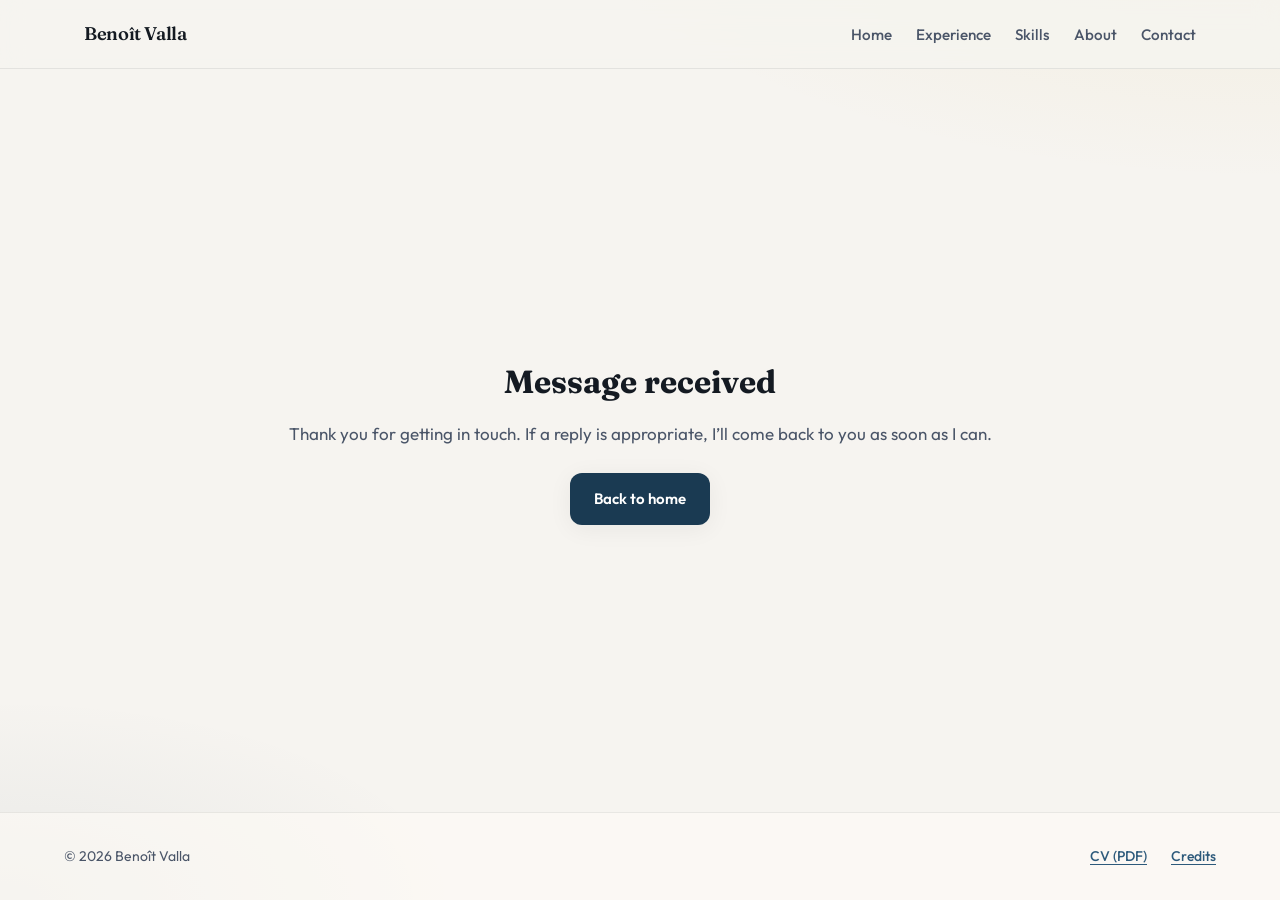
<file: thank-you.html>
<!DOCTYPE html>
<html lang="en">
  <head>
    <meta charset="utf-8" />
    <meta name="viewport" content="width=device-width, initial-scale=1" />
    <title>Thank you — Benoît Valla</title>
    <meta name="robots" content="noindex" />
    <link rel="preconnect" href="https://fonts.googleapis.com" />
    <link rel="preconnect" href="https://fonts.gstatic.com" crossorigin />
    <link
      href="https://fonts.googleapis.com/css2?family=Fraunces:opsz,wght@9..144,500;9..144,600&amp;family=Outfit:wght@400;500;600;700&amp;display=swap"
      rel="stylesheet"
    />
    <link rel="stylesheet" href="css/styles.css" />
  </head>
  <body>
    <a class="skip-link" href="#main">Skip to content</a>
    <header class="site-header">
      <div class="header-inner">
        <a class="logo" href="index.html">Benoît Valla</a>
        <button
          type="button"
          class="nav-toggle"
          aria-expanded="false"
          aria-controls="site-nav"
          aria-label="Open menu"
        >
          <span class="bar" aria-hidden="true"></span>
        </button>
        <nav id="site-nav" class="site-nav" aria-label="Primary">
          <ul>
            <li><a href="index.html">Home</a></li>
            <li><a href="experience.html">Experience</a></li>
            <li><a href="skills.html">Skills</a></li>
            <li><a href="about.html">About</a></li>
            <li><a href="contact.html">Contact</a></li>
          </ul>
        </nav>
      </div>
    </header>

    <main id="main" class="thanks-panel wrap">
      <div>
        <h1>Message received</h1>
        <p>Thank you for getting in touch. If a reply is appropriate, I&rsquo;ll come back to you as soon as I can.</p>
        <a class="btn btn-primary" href="index.html">Back to home</a>
      </div>
    </main>

    <footer class="site-footer">
      <div class="footer-inner">
        <span>&copy; <span id="y"></span> Benoît Valla</span>
        <nav class="footer-links" aria-label="Footer">
          <a href="assets/Benoit-Valla-CV.pdf" download>CV (PDF)</a>
          <a href="credits.html">Credits</a>
        </nav>
      </div>
    </footer>
    <script>
      document.getElementById("y").textContent = new Date().getFullYear();
    </script>
    <script src="js/main.js"></script>
  </body>
</html>
</file>
<file: css/styles.css>
/* Benoit Valla — professional site */
:root {
  --bg: #f6f4f0;
  --bg-elevated: #fffcf7;
  --surface: #ffffff;
  --text: #141a22;
  --text-muted: #4a5568;
  --accent: #1a3a52;
  --accent-soft: #2d5a7b;
  --warm: #c9a227;
  --warm-soft: rgba(201, 162, 39, 0.12);
  --border: rgba(20, 26, 34, 0.08);
  --shadow: 0 4px 24px rgba(20, 26, 34, 0.06);
  --shadow-lg: 0 20px 50px rgba(20, 26, 34, 0.08);
  --radius: 12px;
  --radius-lg: 20px;
  --font-sans: "Outfit", system-ui, sans-serif;
  --font-display: "Fraunces", Georgia, serif;
  --header-h: 4.25rem;
  --max: 72rem;
  --ease: cubic-bezier(0.22, 1, 0.36, 1);
}

*,
*::before,
*::after {
  box-sizing: border-box;
}

html {
  scroll-behavior: smooth;
}

@media (prefers-reduced-motion: reduce) {
  html {
    scroll-behavior: auto;
  }

  *,
  *::before,
  *::after {
    animation-duration: 0.01ms !important;
    animation-iteration-count: 1 !important;
    transition-duration: 0.01ms !important;
  }
}

body {
  margin: 0;
  font-family: var(--font-sans);
  font-size: 1.0625rem;
  line-height: 1.65;
  color: var(--text);
  background: var(--bg);
  background-image:
    radial-gradient(ellipse 120% 80% at 100% -20%, var(--warm-soft), transparent 50%),
    radial-gradient(ellipse 80% 50% at 0% 100%, rgba(26, 58, 82, 0.06), transparent 45%);
  min-height: 100vh;
  display: flex;
  flex-direction: column;
}

img {
  max-width: 100%;
  height: auto;
  display: block;
}

a {
  color: var(--accent-soft);
  text-decoration-thickness: 1px;
  text-underline-offset: 0.2em;
  transition: color 0.2s var(--ease);
}

a:hover {
  color: var(--accent);
}

a:focus-visible {
  outline: 2px solid var(--warm);
  outline-offset: 3px;
}

.skip-link {
  position: absolute;
  left: -9999px;
  top: 0;
  z-index: 1000;
  padding: 0.75rem 1.25rem;
  background: var(--accent);
  color: #fff;
  font-weight: 600;
  text-decoration: none;
  border-radius: 0 0 var(--radius) 0;
}

.skip-link:focus {
  left: 0;
}

.visually-hidden {
  position: absolute;
  width: 1px;
  height: 1px;
  padding: 0;
  margin: -1px;
  overflow: hidden;
  clip: rect(0, 0, 0, 0);
  white-space: nowrap;
  border: 0;
}

.site-header {
  position: sticky;
  top: 0;
  z-index: 100;
  background: rgba(246, 244, 240, 0.82);
  backdrop-filter: blur(12px);
  -webkit-backdrop-filter: blur(12px);
  border-bottom: 1px solid var(--border);
}

.header-inner {
  max-width: var(--max);
  margin: 0 auto;
  padding: 0 1.25rem;
  height: var(--header-h);
  display: flex;
  align-items: center;
  justify-content: space-between;
  gap: 1rem;
}

.logo {
  font-family: var(--font-display);
  font-weight: 600;
  font-size: 1.15rem;
  color: var(--text);
  text-decoration: none;
  letter-spacing: -0.02em;
}

.logo:hover {
  color: var(--accent);
}

.nav-toggle {
  display: none;
  align-items: center;
  justify-content: center;
  width: 2.75rem;
  height: 2.75rem;
  padding: 0;
  border: 1px solid var(--border);
  border-radius: var(--radius);
  background: var(--surface);
  cursor: pointer;
}

.nav-toggle .bar {
  display: block;
  width: 1.25rem;
  height: 2px;
  background: var(--text);
  position: relative;
}

.nav-toggle .bar::before,
.nav-toggle .bar::after {
  content: "";
  position: absolute;
  left: 0;
  width: 100%;
  height: 2px;
  background: var(--text);
  transition: transform 0.2s var(--ease);
}

.nav-toggle .bar::before {
  top: -6px;
}

.nav-toggle .bar::after {
  top: 6px;
}

.nav-toggle[aria-expanded="true"] .bar {
  background: transparent;
}

.nav-toggle[aria-expanded="true"] .bar::before {
  transform: translateY(6px) rotate(45deg);
}

.nav-toggle[aria-expanded="true"] .bar::after {
  transform: translateY(-6px) rotate(-45deg);
}

.site-nav ul {
  list-style: none;
  margin: 0;
  padding: 0;
  display: flex;
  flex-wrap: wrap;
  gap: 0.25rem 1.5rem;
  align-items: center;
}

.site-nav a {
  color: var(--text-muted);
  text-decoration: none;
  font-weight: 500;
  font-size: 0.95rem;
  padding: 0.35rem 0;
  border-bottom: 2px solid transparent;
  transition: color 0.2s var(--ease), border-color 0.2s var(--ease);
}

.site-nav a:hover {
  color: var(--text);
}

.site-nav a[aria-current="page"] {
  color: var(--accent);
  border-bottom-color: var(--warm);
}

main {
  flex: 1;
  padding-bottom: 4rem;
}

.wrap {
  max-width: var(--max);
  margin: 0 auto;
  padding: 0 1.25rem;
}

.hero {
  padding: 3rem 0 4rem;
}

.hero-grid {
  display: grid;
  grid-template-columns: 1fr;
  gap: 2.5rem;
  align-items: center;
}

@media (min-width: 900px) {
  .hero-grid {
    grid-template-columns: 1.05fr 0.95fr;
    gap: 3.5rem;
  }
}

.hero-eyebrow {
  font-size: 0.8125rem;
  font-weight: 600;
  letter-spacing: 0.12em;
  text-transform: uppercase;
  color: var(--accent-soft);
  margin: 0 0 0.75rem;
}

.hero h1 {
  font-family: var(--font-display);
  font-weight: 600;
  font-size: clamp(2.25rem, 5vw, 3.25rem);
  line-height: 1.15;
  letter-spacing: -0.03em;
  margin: 0 0 1rem;
  color: var(--text);
}

.hero-lead {
  font-size: 1.125rem;
  color: var(--text-muted);
  margin: 0 0 1.75rem;
  max-width: 36rem;
}

.hero-actions {
  display: flex;
  flex-wrap: wrap;
  gap: 0.75rem 1rem;
  margin-bottom: 2rem;
}

.btn {
  display: inline-flex;
  align-items: center;
  justify-content: center;
  gap: 0.5rem;
  padding: 0.75rem 1.35rem;
  font-family: var(--font-sans);
  font-weight: 600;
  font-size: 0.9375rem;
  text-decoration: none;
  border-radius: var(--radius);
  border: 2px solid transparent;
  cursor: pointer;
  transition: transform 0.2s var(--ease), box-shadow 0.2s var(--ease), background 0.2s var(--ease);
}

.btn:focus-visible {
  outline: 2px solid var(--warm);
  outline-offset: 3px;
}

.btn-primary {
  background: var(--accent);
  color: #fff;
  box-shadow: var(--shadow);
}

.btn-primary:hover {
  background: var(--accent-soft);
  color: #fff;
  transform: translateY(-1px);
}

.btn-secondary {
  background: var(--surface);
  color: var(--accent);
  border-color: var(--border);
  box-shadow: var(--shadow);
}

.btn-secondary:hover {
  border-color: var(--accent-soft);
  transform: translateY(-1px);
}

.hero-meta {
  display: flex;
  flex-wrap: wrap;
  gap: 1.25rem 2rem;
  padding-top: 0.5rem;
  border-top: 1px solid var(--border);
}

.hero-meta dt {
  font-size: 0.75rem;
  font-weight: 600;
  letter-spacing: 0.06em;
  text-transform: uppercase;
  color: var(--text-muted);
  margin: 0;
}

.hero-meta dd {
  margin: 0.2rem 0 0;
  font-weight: 600;
  color: var(--text);
}

.hero-meta dd .hero-meta-school {
  font-weight: 400;
}

.hero-meta-split {
  display: flex;
  flex-wrap: wrap;
  gap: 1.25rem 2.5rem;
  flex: 1 1 100%;
  align-items: flex-start;
}

.hero-meta-split > div {
  flex: 1 1 12rem;
  min-width: min(100%, 11rem);
}

.hero-visual {
  position: relative;
  justify-self: center;
  max-width: 22rem;
}

@media (min-width: 900px) {
  .hero-visual {
    justify-self: end;
    max-width: none;
  }
}

.hero-photo-frame {
  position: relative;
  border-radius: var(--radius-lg);
  overflow: hidden;
  box-shadow: var(--shadow-lg);
  background: var(--surface);
}

.hero-photo-frame img {
  width: 100%;
  aspect-ratio: 4 / 5;
  object-fit: cover;
  object-position: center 15%;
}

.hero-blob {
  position: absolute;
  inset: -12% -8% auto auto;
  width: 70%;
  height: 70%;
  background: linear-gradient(135deg, var(--warm-soft), transparent);
  border-radius: 40% 60% 55% 45%;
  z-index: -1;
  opacity: 0.9;
}

.section {
  padding: 3rem 0;
}

.section-header {
  margin-bottom: 2rem;
}

.section-kicker {
  font-size: 0.8125rem;
  font-weight: 600;
  letter-spacing: 0.1em;
  text-transform: uppercase;
  color: var(--warm);
  margin: 0 0 0.5rem;
}

.section h2 {
  font-family: var(--font-display);
  font-size: clamp(1.75rem, 3vw, 2.25rem);
  font-weight: 600;
  letter-spacing: -0.02em;
  margin: 0;
  color: var(--text);
}

.card-grid {
  display: grid;
  gap: 1.25rem;
}

@media (min-width: 640px) {
  .card-grid.cols-2 {
    grid-template-columns: repeat(2, 1fr);
  }

  .card-grid.cols-3 {
    grid-template-columns: repeat(3, 1fr);
  }
}

.card {
  background: var(--surface);
  border: 1px solid var(--border);
  border-radius: var(--radius-lg);
  padding: 1.5rem 1.75rem;
  box-shadow: var(--shadow);
  transition: box-shadow 0.25s var(--ease), transform 0.25s var(--ease);
}

.card:hover {
  box-shadow: var(--shadow-lg);
  transform: translateY(-2px);
}

.card h3 {
  font-size: 1.125rem;
  font-weight: 700;
  margin: 0 0 0.5rem;
  color: var(--text);
}

.card p {
  margin: 0;
  color: var(--text-muted);
  font-size: 0.98rem;
}

.card p + p {
  margin-top: 0.5rem;
}

.divider-illustration {
  max-width: var(--max);
  margin: 2rem auto;
  padding: 0 1.25rem;
  color: var(--accent-soft);
  opacity: 0.35;
}

.divider-illustration svg {
  width: 100%;
  height: auto;
  display: block;
}

.timeline {
  position: relative;
  padding-left: 0;
  list-style: none;
  margin: 0;
}

.timeline-item {
  position: relative;
  padding-left: 1.75rem;
  padding-bottom: 2.5rem;
  border-left: 2px solid var(--border);
  margin-left: 0.5rem;
}

.timeline-item:last-child {
  border-left-color: transparent;
  padding-bottom: 0;
}

.timeline-item::before {
  content: "";
  position: absolute;
  left: -7px;
  top: 0.35rem;
  width: 12px;
  height: 12px;
  border-radius: 50%;
  background: var(--surface);
  border: 2px solid var(--warm);
  box-shadow: 0 0 0 4px var(--bg);
}

.timeline-role {
  font-family: var(--font-display);
  font-size: 1.25rem;
  font-weight: 600;
  margin: 0 0 0.25rem;
  color: var(--text);
}

.timeline-meta {
  font-size: 0.9rem;
  color: var(--text-muted);
  margin: 0 0 1rem;
}

.timeline-bullets {
  margin: 0;
  padding-left: 1.15rem;
  color: var(--text-muted);
  font-size: 0.98rem;
}

.timeline-bullets li {
  margin-bottom: 0.5rem;
}

.timeline-bullets li:last-child {
  margin-bottom: 0;
}

.skills-block {
  margin-bottom: 2.5rem;
}

.skills-block:last-child {
  margin-bottom: 0;
}

.skills-block h3 {
  font-size: 1.05rem;
  font-weight: 700;
  margin: 0 0 1rem;
  color: var(--accent);
  display: flex;
  align-items: center;
  gap: 0.5rem;
}

.skills-block h3 svg {
  flex-shrink: 0;
  opacity: 0.7;
}

.tag-list {
  display: flex;
  flex-wrap: wrap;
  gap: 0.5rem;
}

.tag {
  display: inline-block;
  padding: 0.35rem 0.75rem;
  background: var(--warm-soft);
  color: var(--text);
  font-size: 0.875rem;
  font-weight: 500;
  border-radius: 999px;
  border: 1px solid rgba(201, 162, 39, 0.25);
}

.about-split {
  display: grid;
  gap: 2.5rem;
  align-items: start;
}

@media (min-width: 800px) {
  .about-split {
    grid-template-columns: minmax(0, 1.1fr) minmax(0, 0.75fr);
    gap: 3rem;
  }
}

.about-prose p {
  color: var(--text-muted);
  margin: 0 0 1rem;
}

.about-prose p:last-child {
  margin-bottom: 0;
}

.about-photo {
  border-radius: var(--radius-lg);
  overflow: hidden;
  box-shadow: var(--shadow-lg);
  border: 1px solid var(--border);
}

.about-photo img {
  width: 100%;
  aspect-ratio: 3 / 4;
  object-fit: cover;
  object-position: center 20%;
}

.edu-card {
  margin-top: 2rem;
  padding: 1.5rem;
  background: var(--surface);
  border-radius: var(--radius);
  border: 1px solid var(--border);
}

.edu-card-inner {
  display: flex;
  flex-wrap: wrap;
  gap: 1.25rem 1.5rem;
  align-items: flex-start;
}

.edu-logo {
  display: block;
  width: auto;
  max-width: 7.5rem;
  max-height: 4rem;
  height: auto;
  object-fit: contain;
  flex-shrink: 0;
}

.edu-card-body {
  flex: 1;
  min-width: min(100%, 14rem);
}

.edu-card h3 {
  margin: 0 0 0.5rem;
  font-size: 1.1rem;
}

.edu-card p {
  margin: 0;
  color: var(--text-muted);
  font-size: 0.95rem;
}

.contact-layout {
  display: grid;
  gap: 2.5rem;
}

.contact-layout--single {
  max-width: 40rem;
  margin: 0 auto;
  width: 100%;
}

.contact-intro p {
  color: var(--text-muted);
  margin: 0 0 1rem;
}

.form-card {
  background: var(--surface);
  padding: 2rem;
  border-radius: var(--radius-lg);
  border: 1px solid var(--border);
  box-shadow: var(--shadow);
}

.form-group {
  margin-bottom: 1.25rem;
}

.form-group label {
  display: block;
  font-weight: 600;
  font-size: 0.875rem;
  margin-bottom: 0.4rem;
  color: var(--text);
}

.form-group input,
.form-group textarea {
  width: 100%;
  padding: 0.65rem 0.85rem;
  font-family: var(--font-sans);
  font-size: 1rem;
  border: 1px solid var(--border);
  border-radius: var(--radius);
  background: var(--bg-elevated);
  color: var(--text);
  transition: border-color 0.2s var(--ease), box-shadow 0.2s var(--ease);
}

.form-group input:focus-visible,
.form-group textarea:focus-visible {
  outline: none;
  border-color: var(--accent-soft);
  box-shadow: 0 0 0 3px rgba(45, 90, 123, 0.2);
}

.form-group textarea {
  min-height: 9rem;
  resize: vertical;
}

.form-honey {
  position: absolute;
  left: -9999px;
  width: 1px;
  height: 1px;
  opacity: 0;
}

.form-actions {
  margin-top: 1.5rem;
}

.form-note {
  margin-top: 1rem;
  font-size: 0.8125rem;
  color: var(--text-muted);
}

.form-card--wide {
  width: 100%;
}

.site-footer {
  margin-top: auto;
  padding: 2rem 1.25rem;
  border-top: 1px solid var(--border);
  background: rgba(255, 252, 247, 0.6);
}

.footer-inner {
  max-width: var(--max);
  margin: 0 auto;
  display: flex;
  flex-wrap: wrap;
  gap: 1rem;
  justify-content: space-between;
  align-items: center;
  font-size: 0.875rem;
  color: var(--text-muted);
}

.footer-inner a {
  font-weight: 500;
}

.footer-links {
  display: flex;
  flex-wrap: wrap;
  gap: 1rem 1.5rem;
  align-items: center;
}

.footer-links a[aria-current="page"] {
  color: var(--accent);
  font-weight: 600;
}

.section-illu {
  margin: 0 auto;
  padding: 0 1.25rem 1rem;
  text-align: center;
}

.section-illu--experience {
  margin-top: -0.25rem;
}

.section-illu--skills {
  padding-bottom: 0.5rem;
}

.section-illu-img {
  width: min(100%, 28rem);
  height: auto;
  margin: 0 auto;
  display: block;
  opacity: 0.88;
}

.timeline-head {
  display: flex;
  gap: 1rem;
  align-items: flex-start;
  margin-bottom: 0.35rem;
}

.timeline-logos {
  display: flex;
  flex-wrap: wrap;
  gap: 0.5rem 0.65rem;
  align-items: center;
  flex-shrink: 0;
}

.timeline-logo {
  display: block;
  height: 1.75rem;
  width: auto;
  max-width: 5.5rem;
  object-fit: contain;
}

.timeline-logo--wide {
  max-width: 8.5rem;
  max-height: 2rem;
  height: auto;
}

.timeline-logo--raster {
  height: auto;
  object-fit: contain;
  max-height: 2.35rem;
  max-width: 7.5rem;
  width: auto;
}

.timeline-logo--tetris {
  max-width: 10rem;
  max-height: 2.1rem;
}

.timeline-logo--accenture {
  max-width: 7rem;
  max-height: 2rem;
}

.timeline-logo--bouygues {
  max-width: 12rem;
  max-height: 2.6rem;
}

.timeline-body {
  flex: 1;
  min-width: 0;
}


.page-intro-contact-row {
  display: flex;
  flex-wrap: wrap;
  align-items: flex-start;
  gap: 1.25rem 1.75rem;
}

.page-intro-contact-row p {
  flex: 1 1 14rem;
  margin: 0;
}

.page-intro-visual {
  flex-shrink: 0;
  opacity: 0.9;
}

.page-intro-visual img {
  display: block;
  width: 5.5rem;
  height: auto;
}

@media (max-width: 520px) {
  .timeline-head {
    flex-direction: column;
    align-items: flex-start;
  }
}

.credits-prose h2 {
  font-family: var(--font-display);
  font-size: 1.35rem;
  margin: 2rem 0 0.75rem;
  color: var(--text);
}

.credits-prose h2:first-of-type {
  margin-top: 0;
}

.credits-prose p {
  color: var(--text-muted);
  max-width: 40rem;
  margin: 0 0 1rem;
}

.credits-prose code {
  font-size: 0.9em;
  padding: 0.1em 0.35em;
  background: var(--warm-soft);
  border-radius: 4px;
}

.page-intro {
  padding: 2.5rem 0 1rem;
  max-width: 42rem;
}

.page-intro h1 {
  font-family: var(--font-display);
  font-size: clamp(2rem, 4vw, 2.75rem);
  font-weight: 600;
  letter-spacing: -0.02em;
  margin: 0 0 0.75rem;
}

.page-intro p {
  margin: 0;
  color: var(--text-muted);
  font-size: 1.05rem;
}

.page-intro.page-intro--contact {
  max-width: 40rem;
}

.thanks-panel {
  min-height: 50vh;
  display: flex;
  align-items: center;
  justify-content: center;
  text-align: center;
  padding: 3rem 1.25rem;
}

.thanks-panel h1 {
  font-family: var(--font-display);
  font-size: 2rem;
  margin: 0 0 0.75rem;
}

.thanks-panel p {
  color: var(--text-muted);
  margin: 0 0 1.5rem;
}

@media (max-width: 768px) {
  .nav-toggle {
    display: flex;
  }

  .site-nav {
    position: fixed;
    inset: var(--header-h) 0 auto 0;
    background: rgba(246, 244, 240, 0.97);
    backdrop-filter: blur(12px);
    border-bottom: 1px solid var(--border);
    padding: 1rem 1.25rem 1.25rem;
    transform: translateY(-100%);
    opacity: 0;
    visibility: hidden;
    transition: transform 0.3s var(--ease), opacity 0.3s var(--ease), visibility 0.3s;
  }

  .site-nav.is-open {
    transform: translateY(0);
    opacity: 1;
    visibility: visible;
  }

  .site-nav ul {
    flex-direction: column;
    align-items: flex-start;
    gap: 0.5rem;
  }

  .site-nav a {
    display: block;
    padding: 0.5rem 0;
    font-size: 1.05rem;
  }
}
</file>
